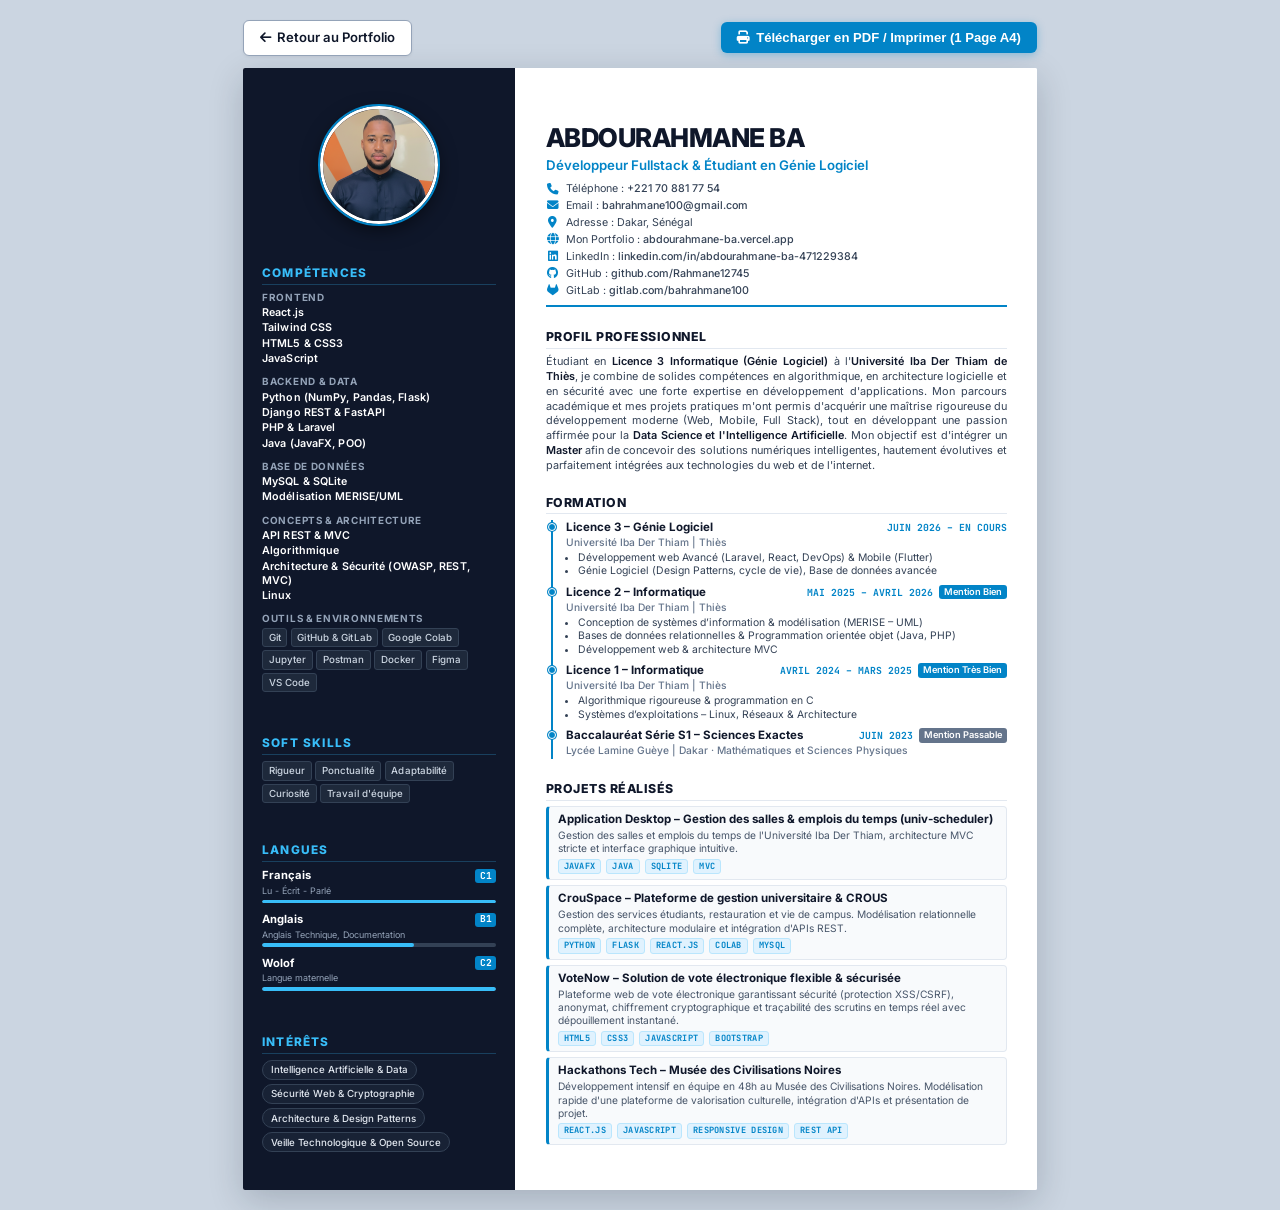
<file: rah1.html>
<!DOCTYPE html>
<html lang="fr">
<head>
  <meta charset="UTF-8">
  <meta name="viewport" content="width=device-width, initial-scale=1.0">
  <title>CV — Abdourahmane Ba | Développeur Fullstack & Génie Logiciel</title>
  <link rel="preconnect" href="https://fonts.googleapis.com">
  <link rel="preconnect" href="https://fonts.gstatic.com" crossorigin>
  <link href="https://fonts.googleapis.com/css2?family=Inter:wght@300;400;500;600;700;800&family=JetBrains+Mono:wght@400;500;600&display=swap" rel="stylesheet">
  <link rel="stylesheet" href="https://cdnjs.cloudflare.com/ajax/libs/font-awesome/6.4.0/css/all.min.css">
  <link rel="stylesheet" href="rah1.css">
</head>
<body>

  <!-- Barre d'actions rapides (Non visible à l'impression) -->
  <aside class="no-print action-bar">
    <a href="index.html" class="action-btn back-btn"><i class="fas fa-arrow-left"></i> Retour au Portfolio</a>
    <button onclick="window.print()" class="action-btn print-btn"><i class="fas fa-print"></i> Télécharger en PDF / Imprimer (1 Page A4)</button>
  </aside>

  <!-- FEUILLE STRICTE FORMAT A4 (1 PAGE EXACTE) -->
  <div class="cv-page">
    
    <!-- ==================== COLONNE GAUCHE (SIDEBAR SOMBRE) ==================== -->
    <aside class="cv-sidebar">
      
      <!-- Photo de profil -->
      <div class="sidebar-photo-container">
        <img src="Gemini_Generated_Image_crycsicrycsicryc.png" alt="Photo de profil d'Abdourahmane Ba" class="sidebar-photo">
      </div>

      <!-- SECTION COMPÉTENCES -->
      <section class="sidebar-section">
        <h3 class="sidebar-title">COMPÉTENCES</h3>
        
        <!-- Frontend -->
        <div class="skill-category">
          <h4 class="category-title">FRONTEND</h4>
          <ul class="skill-list">
            <li>React.js</li>
            <li>Tailwind CSS</li>
            <li>HTML5 &amp; CSS3</li>
            <li>JavaScript</li>
          </ul>
        </div>

        <!-- Backend & Data -->
        <div class="skill-category">
          <h4 class="category-title">BACKEND &amp; DATA</h4>
          <ul class="skill-list">
            <li>Python (NumPy, Pandas, Flask)</li>
            <li>Django REST &amp; FastAPI</li>
            <li>PHP &amp; Laravel</li>
            <li>Java (JavaFX, POO)</li>
          </ul>
        </div>

        <!-- Base de données -->
        <div class="skill-category">
          <h4 class="category-title">BASE DE DONNÉES</h4>
          <ul class="skill-list">
            <li>MySQL &amp; SQLite</li>
            <li>Modélisation MERISE/UML</li>
          </ul>
        </div>

        <!-- Concepts & Architecture -->
        <div class="skill-category">
          <h4 class="category-title">CONCEPTS &amp; ARCHITECTURE</h4>
          <ul class="skill-list">
            <li>API REST &amp; MVC</li>
            <li>Algorithmique</li>
            <li>Architecture &amp; Sécurité (OWASP, REST, MVC)</li>
            <li>Linux</li>
          </ul>
        </div>

        <!-- Outils & Environnements -->
        <div class="skill-category">
          <h4 class="category-title">OUTILS &amp; ENVIRONNEMENTS</h4>
          <div class="tags-cloud">
            <span class="tag-pill">Git</span>
            <span class="tag-pill">GitHub &amp; GitLab</span>
            <span class="tag-pill">Google Colab</span>
            <span class="tag-pill">Jupyter</span>
            <span class="tag-pill">Postman</span>
            <span class="tag-pill">Docker</span>
            <span class="tag-pill">Figma</span>
            <span class="tag-pill">VS Code</span>
          </div>
        </div>
      </section>

      <!-- SECTION SOFT SKILLS -->
      <section class="sidebar-section">
        <h3 class="sidebar-title">SOFT SKILLS</h3>
        <div class="tags-cloud">
          <span class="tag-pill">Rigueur</span>
          <span class="tag-pill">Ponctualité</span>
          <span class="tag-pill">Adaptabilité</span>
          <span class="tag-pill">Curiosité</span>
          <span class="tag-pill">Travail d'équipe</span>
        </div>
      </section>

      <!-- SECTION LANGUES -->
      <section class="sidebar-section">
        <h3 class="sidebar-title">LANGUES</h3>
        <div class="lang-block">
          <div class="lang-top">
            <span class="lang-name">Français</span>
            <span class="lang-badge">C1</span>
          </div>
          <span class="lang-sub">Lu - Écrit - Parlé</span>
          <div class="lang-bar"><div class="lang-fill" style="width: 100%;"></div></div>
        </div>

        <div class="lang-block">
          <div class="lang-top">
            <span class="lang-name">Anglais</span>
            <span class="lang-badge">B1</span>
          </div>
          <span class="lang-sub">Anglais Technique, Documentation</span>
          <div class="lang-bar"><div class="lang-fill" style="width: 65%;"></div></div>
        </div>

        <div class="lang-block">
          <div class="lang-top">
            <span class="lang-name">Wolof</span>
            <span class="lang-badge">C2</span>
          </div>
          <span class="lang-sub">Langue maternelle</span>
          <div class="lang-bar"><div class="lang-fill" style="width: 100%;"></div></div>
        </div>
      </section>

      <!-- SECTION INTÉRÊTS -->
      <section class="sidebar-section">
        <h3 class="sidebar-title">INTÉRÊTS</h3>
        <div class="tags-cloud-oval">
          <span class="tag-oval">Intelligence Artificielle &amp; Data</span>
          <span class="tag-oval">Sécurité Web &amp; Cryptographie</span>
          <span class="tag-oval">Architecture &amp; Design Patterns</span>
          <span class="tag-oval">Veille Technologique &amp; Open Source</span>
        </div>
      </section>

    </aside>

    <!-- ==================== COLONNE DROITE (CONTENU BLANC) ==================== -->
    <main class="cv-main">
      
      <!-- EN-TÊTE DU CV -->
      <header class="cv-header">
        <h1 class="header-name">ABDOURAHMANE BA</h1>
        <h2 class="header-title">Développeur Fullstack &amp; Étudiant en Génie Logiciel</h2>
        
        <div class="contact-list">
          <div class="contact-entry">
            <i class="fas fa-phone"></i>
            <span>Téléphone : <a href="tel:+221708817754">+221 70 881 77 54</a></span>
          </div>
          <div class="contact-entry">
            <i class="fas fa-envelope"></i>
            <span>Email : <a href="mailto:bahrahmane100@gmail.com">bahrahmane100@gmail.com</a></span>
          </div>
          <div class="contact-entry">
            <i class="fas fa-map-marker-alt"></i>
            <span>Adresse : Dakar, Sénégal</span>
          </div>
          <div class="contact-entry">
            <i class="fas fa-globe"></i>
            <span>Mon Portfolio : <a href="https://abdourahmane-ba.vercel.app" target="_blank" rel="noopener noreferrer">abdourahmane-ba.vercel.app</a></span>
          </div>
          <div class="contact-entry">
            <i class="fab fa-linkedin"></i>
            <span>LinkedIn : <a href="https://www.linkedin.com/in/abdourahmane-ba-471229384" target="_blank" rel="noopener noreferrer">linkedin.com/in/abdourahmane-ba-471229384</a></span>
          </div>
          <div class="contact-entry">
            <i class="fab fa-github"></i>
            <span>GitHub : <a href="https://github.com/Rahmane12745" target="_blank" rel="noopener noreferrer">github.com/Rahmane12745</a></span>
          </div>
          <div class="contact-entry">
            <i class="fab fa-gitlab"></i>
            <span>GitLab : <a href="https://gitlab.com/bahrahmane100" target="_blank" rel="noopener noreferrer">gitlab.com/bahrahmane100</a></span>
          </div>
        </div>
      </header>

      <!-- SECTION PROFIL PROFESSIONNEL -->
      <section class="main-section">
        <h3 class="main-section-title">PROFIL PROFESSIONNEL</h3>
        <p class="profil-text">
          Étudiant en <strong>Licence 3 Informatique (Génie Logiciel)</strong> à l'<strong>Université Iba Der Thiam de Thiès</strong>, je combine de solides compétences en algorithmique, en architecture logicielle et en sécurité avec une forte expertise en développement d'applications. Mon parcours académique et mes projets pratiques m'ont permis d'acquérir une maîtrise rigoureuse du développement moderne (Web, Mobile, Full Stack), tout en développant une passion affirmée pour la <strong>Data Science et l'Intelligence Artificielle</strong>. Mon objectif est d'intégrer un <strong>Master</strong> afin de concevoir des solutions numériques intelligentes, hautement évolutives et parfaitement intégrées aux technologies du web et de l'internet.
        </p>
      </section>

      <!-- SECTION FORMATION -->
      <section class="main-section">
        <h3 class="main-section-title">FORMATION</h3>
        <div class="timeline-tree">
          
          <!-- L3 -->
          <div class="tree-item">
            <div class="tree-bullet"></div>
            <div class="tree-header">
              <h4 class="tree-title">Licence 3 – Génie Logiciel</h4>
              <span class="tree-date">JUIN 2026 – EN COURS</span>
            </div>
            <span class="tree-school">Université Iba Der Thiam | Thiès</span>
            <ul class="tree-list">
              <li>Développement web Avancé (Laravel, React, DevOps) & Mobile (Flutter)</li>
              <li>Génie Logiciel (Design Patterns, cycle de vie), Base de données avancée</li>
            </ul>
          </div>

          <!-- L2 -->
          <div class="tree-item">
            <div class="tree-bullet"></div>
            <div class="tree-header">
              <h4 class="tree-title">Licence 2 – Informatique</h4>
              <div class="tree-right-info">
                <span class="tree-date">MAI 2025 – AVRIL 2026</span>
                <span class="badge-mention">Mention Bien</span>
              </div>
            </div>
            <span class="tree-school">Université Iba Der Thiam | Thiès</span>
            <ul class="tree-list">
              <li>Conception de systèmes d’information & modélisation (MERISE – UML)</li>
              <li>Bases de données relationnelles & Programmation orientée objet (Java, PHP)</li>
              <li>Développement web & architecture MVC</li>
            </ul>
          </div>

          <!-- L1 -->
          <div class="tree-item">
            <div class="tree-bullet"></div>
            <div class="tree-header">
              <h4 class="tree-title">Licence 1 – Informatique</h4>
              <div class="tree-right-info">
                <span class="tree-date">AVRIL 2024 – MARS 2025</span>
                <span class="badge-mention">Mention Très Bien</span>
              </div>
            </div>
            <span class="tree-school">Université Iba Der Thiam | Thiès</span>
            <ul class="tree-list">
              <li>Algorithmique rigoureuse & programmation en C</li>
              <li>Systèmes d’exploitations – Linux, Réseaux & Architecture</li>
            </ul>
          </div>

          <!-- BAC -->
          <div class="tree-item">
            <div class="tree-bullet"></div>
            <div class="tree-header">
              <h4 class="tree-title">Baccalauréat Série S1 – Sciences Exactes</h4>
              <div class="tree-right-info">
                <span class="tree-date">JUIN 2023</span>
                <span class="badge-mention badge-passable">Mention Passable</span>
              </div>
            </div>
            <span class="tree-school">Lycée Lamine Guèye | Dakar · Mathématiques et Sciences Physiques</span>
          </div>

        </div>
      </section>

      <!-- SECTION PROJETS RÉALISÉS -->
      <section class="main-section">
        <h3 class="main-section-title">PROJETS RÉALISÉS</h3>
        <div class="projects-list">
          
          <!-- Projet 1: univ-scheduler -->
          <div class="project-box">
            <h4 class="project-title">Application Desktop – Gestion des salles & emplois du temps (univ-scheduler)</h4>
            <p class="project-desc">
              Gestion des salles et emplois du temps de l'Université Iba Der Thiam, architecture MVC stricte et interface graphique intuitive.
            </p>
            <div class="project-tags">
              <span class="tech-tag">JAVAFX</span>
              <span class="tech-tag">JAVA</span>
              <span class="tech-tag">SQLITE</span>
              <span class="tech-tag">MVC</span>
            </div>
          </div>

          <!-- Projet 2: CrouSpace -->
          <div class="project-box">
            <h4 class="project-title">CrouSpace – Plateforme de gestion universitaire & CROUS</h4>
            <p class="project-desc">
              Gestion des services étudiants, restauration et vie de campus. Modélisation relationnelle complète, architecture modulaire et intégration d'APIs REST.
            </p>
            <div class="project-tags">
              <span class="tech-tag">PYTHON</span>
              <span class="tech-tag">FLASK</span>
              <span class="tech-tag">REACT.JS</span>
              <span class="tech-tag">COLAB</span>
              <span class="tech-tag">MYSQL</span>
            </div>
          </div>

          <!-- Projet 3: VoteNow -->
          <div class="project-box">
            <h4 class="project-title">VoteNow – Solution de vote électronique flexible &amp; sécurisée</h4>
            <p class="project-desc">
              Plateforme web de vote électronique garantissant sécurité (protection XSS/CSRF), anonymat, chiffrement cryptographique et traçabilité des scrutins en temps réel avec dépouillement instantané.
            </p>
            <div class="project-tags">
              <span class="tech-tag">HTML5</span>
              <span class="tech-tag">CSS3</span>
              <span class="tech-tag">JAVASCRIPT</span>
              <span class="tech-tag">BOOTSTRAP</span>
            </div>
          </div>

          <!-- Projet 4: Hackathon -->
          <div class="project-box">
            <h4 class="project-title">Hackathons Tech – Musée des Civilisations Noires</h4>
            <p class="project-desc">
              Développement intensif en équipe en 48h au Musée des Civilisations Noires. Modélisation rapide d'une plateforme de valorisation culturelle, intégration d'APIs et présentation de projet.
            </p>
            <div class="project-tags">
              <span class="tech-tag">REACT.JS</span>
              <span class="tech-tag">JAVASCRIPT</span>
              <span class="tech-tag">RESPONSIVE DESIGN</span>
              <span class="tech-tag">REST API</span>
            </div>
          </div>

        </div>
      </section>

    </main>

  </div>

  <script>
    // Déclenchement automatique du téléchargement PDF / impression si ?print=true
    if (window.location.search.includes('print=true') || window.location.search.includes('download=true')) {
      window.addEventListener('load', () => {
        setTimeout(() => {
          window.print();
        }, 300);
      });
    }
  </script>
</body>
</html>
</file>
<file: rah1.css>
/* ==========================================================
   CV PROFESSIONNEL A4 EXACT (1 PAGE) — ABDOURAHMANE BA
   Design 100% calqué sur le template de référence (Amacodou)
   Palette : Bleu & Blanc (#0f172a, #0284c7, #38bdf8, #ffffff)
   ========================================================== */

* {
  margin: 0;
  padding: 0;
  box-sizing: border-box;
}

@page {
  size: A4 portrait;
  margin: 0;
}

body {
  font-family: 'Inter', -apple-system, BlinkMacSystemFont, 'Segoe UI', Roboto, sans-serif;
  background-color: #cbd5e1;
  color: #1e293b;
  line-height: 1.35;
  padding: 20px 10px;
  -webkit-font-smoothing: antialiased;
}

/* ===== BARRE D'ACTIONS RAPIDES (Non imprimable) ===== */
.action-bar {
  width: 210mm;
  max-width: 100%;
  margin: 0 auto 12px auto;
  display: flex;
  justify-content: space-between;
  align-items: center;
  gap: 10px;
}

.action-btn {
  display: inline-flex;
  align-items: center;
  gap: 6px;
  padding: 8px 16px;
  font-size: 0.82rem;
  font-weight: 600;
  border-radius: 6px;
  text-decoration: none;
  cursor: pointer;
  transition: all 0.2s ease;
  border: none;
}

.back-btn {
  background: #ffffff;
  color: #0f172a;
  border: 1px solid #94a3b8;
  box-shadow: 0 1px 3px rgba(0,0,0,0.06);
}

.back-btn:hover {
  background: #f8fafc;
  color: #0284c7;
  border-color: #0284c7;
}

.print-btn {
  background: #0284c7;
  color: #ffffff;
  box-shadow: 0 2px 8px rgba(2, 132, 199, 0.35);
}

.print-btn:hover {
  background: #0369a1;
}

/* ===== CONTENEUR PRINCIPAL DU CV (STRICT FORMAT A4) ===== */
.cv-page {
  width: 210mm;
  height: 297mm;
  min-height: 297mm;
  max-height: 297mm;
  margin: 0 auto;
  background: #ffffff;
  border-radius: 2px;
  overflow: hidden;
  box-shadow: 0 10px 35px rgba(15, 23, 42, 0.2);
  display: flex;
  box-sizing: border-box;
}

/* ==========================================================
   COLONNE GAUCHE : SIDEBAR SOMBRE (72mm)
   ========================================================== */
.cv-sidebar {
  width: 72mm;
  height: 297mm;
  background: #0f172a;
  color: #ffffff;
  padding: 10mm 5mm 10mm 5mm;
  display: flex;
  flex-direction: column;
  justify-content: space-between;
  flex-shrink: 0;
  box-sizing: border-box;
}

/* Photo de profil */
.sidebar-photo-container {
  display: flex;
  justify-content: center;
  margin-bottom: 2px;
}

.sidebar-photo {
  width: 118px;
  height: 118px;
  object-fit: cover;
  border-radius: 50%;
  border: 3.5px solid #ffffff;
  outline: 2.5px solid #0284c7;
  box-shadow: 0 6px 18px rgba(0, 0, 0, 0.5);
}

/* Titres de sections Sidebar */
.sidebar-section {
  display: flex;
  flex-direction: column;
  gap: 5px;
}

.sidebar-title {
  font-size: 0.74rem;
  font-weight: 800;
  letter-spacing: 1.2px;
  color: #38bdf8;
  text-transform: uppercase;
  border-bottom: 1px solid rgba(56, 189, 248, 0.25);
  padding-bottom: 2px;
  margin-bottom: 1px;
}

/* Catégories de compétences (Affichage vertical liste textuelle) */
.skill-category {
  display: flex;
  flex-direction: column;
  margin-bottom: 4px;
}

.category-title {
  font-size: 0.62rem;
  font-weight: 700;
  color: #94a3b8;
  letter-spacing: 0.7px;
  text-transform: uppercase;
  margin-bottom: 2px;
}

.skill-list {
  list-style: none;
  padding: 0;
  margin: 0;
  display: flex;
  flex-direction: column;
  gap: 1.2px;
}

.skill-list li {
  font-size: 0.67rem;
  font-weight: 600;
  color: #ffffff;
  line-height: 1.32;
  letter-spacing: 0.1px;
}

/* Outils & Soft Skills tags */
.tags-cloud {
  display: flex;
  flex-wrap: wrap;
  gap: 3.5px;
}

.tag-pill {
  background: #1e293b;
  border: 1px solid #334155;
  color: #cbd5e1;
  font-size: 0.61rem;
  font-weight: 500;
  padding: 2px 5.5px;
  border-radius: 3px;
  letter-spacing: 0.1px;
}

/* Langues avec jauges */
.lang-block {
  display: flex;
  flex-direction: column;
  gap: 1.5px;
  margin-bottom: 4px;
}

.lang-top {
  display: flex;
  justify-content: space-between;
  align-items: center;
}

.lang-name {
  font-size: 0.70rem;
  font-weight: 700;
  color: #ffffff;
}

.lang-badge {
  background: #0284c7;
  color: #ffffff;
  font-size: 0.60rem;
  font-weight: 700;
  padding: 0.5px 4.5px;
  border-radius: 3px;
  font-family: 'JetBrains Mono', monospace;
}

.lang-sub {
  font-size: 0.56rem;
  color: #94a3b8;
}

.lang-bar {
  width: 100%;
  height: 3.5px;
  background: #334155;
  border-radius: 2px;
  overflow: hidden;
  margin-top: 1px;
}

.lang-fill {
  height: 100%;
  background: #38bdf8;
  border-radius: 2px;
}

/* Intérêts ovales */
.tags-cloud-oval {
  display: flex;
  flex-wrap: wrap;
  gap: 4px;
}

.tag-oval {
  background: rgba(30, 41, 59, 0.65);
  border: 1px solid #334155;
  color: #e2e8f0;
  font-size: 0.61rem;
  font-weight: 500;
  padding: 2.5px 8px;
  border-radius: 20px;
}

/* ==========================================================
   COLONNE DROITE : CONTENU BLANC (138mm)
   ========================================================== */
.cv-main {
  width: 138mm;
  height: 297mm;
  background: #ffffff;
  padding: 14mm 8mm 12mm 8mm;
  display: flex;
  flex-direction: column;
  justify-content: space-between;
  box-sizing: border-box;
}

/* Header Profil */
.cv-header {
  border-bottom: 2px solid #0284c7;
  padding-bottom: 7px;
}

.header-name {
  font-size: 1.62rem;
  font-weight: 800;
  color: #0f172a;
  letter-spacing: -0.5px;
  margin-bottom: 1.5px;
}

.header-title {
  font-size: 0.83rem;
  font-weight: 600;
  color: #0284c7;
  margin-bottom: 7px;
}

.contact-list {
  display: flex;
  flex-direction: column;
  gap: 2.5px;
}

.contact-entry {
  display: flex;
  align-items: center;
  gap: 6px;
  font-size: 0.67rem;
  color: #334155;
  white-space: nowrap;
}

.contact-entry i {
  color: #0284c7;
  font-size: 0.72rem;
  width: 14px;
  text-align: center;
  flex-shrink: 0;
}

.contact-entry a {
  color: #334155;
  text-decoration: none;
  font-weight: 500;
}

.contact-entry a:hover {
  color: #0284c7;
  text-decoration: underline;
}

/* Titres de sections Principales */
.main-section {
  display: flex;
  flex-direction: column;
  gap: 4.5px;
}

.main-section-title {
  font-size: 0.77rem;
  font-weight: 800;
  color: #0f172a;
  letter-spacing: 0.5px;
  text-transform: uppercase;
  border-bottom: 1px solid #e2e8f0;
  padding-bottom: 2px;
  margin-bottom: 1px;
}

.profil-text {
  font-size: 0.68rem;
  line-height: 1.36;
  color: #334155;
  text-align: justify;
}

.profil-text strong {
  color: #0f172a;
  font-weight: 600;
}

/* Arbre de Formation (Timeline) */
.timeline-tree {
  border-left: 2px solid #0284c7;
  margin-left: 5px;
  padding-left: 13px;
  display: flex;
  flex-direction: column;
  gap: 6.5px;
}

.tree-item {
  position: relative;
}

.tree-bullet {
  position: absolute;
  left: -18px;
  top: 3px;
  width: 8.5px;
  height: 8.5px;
  border-radius: 50%;
  background: #0284c7;
  border: 1.5px solid #ffffff;
  box-shadow: 0 0 0 1px #0284c7;
}

.tree-header {
  display: flex;
  justify-content: space-between;
  align-items: baseline;
  gap: 6px;
}

.tree-title {
  font-size: 0.72rem;
  font-weight: 700;
  color: #0f172a;
}

.tree-right-info {
  display: flex;
  align-items: center;
  gap: 6px;
}

.tree-date {
  font-size: 0.61rem;
  font-weight: 700;
  color: #0284c7;
  font-family: 'JetBrains Mono', monospace;
  text-transform: uppercase;
}

.badge-mention {
  background: #0284c7;
  color: #ffffff;
  font-size: 0.58rem;
  font-weight: 600;
  padding: 1px 5px;
  border-radius: 3px;
}

.badge-mention.badge-passable {
  background: #64748b;
}

.tree-school {
  font-size: 0.64rem;
  color: #64748b;
  font-weight: 500;
  display: block;
  margin: 0.5px 0 1.5px 0;
}

.tree-list {
  margin: 0;
  padding-left: 12px;
  font-size: 0.65rem;
  color: #334155;
  line-height: 1.3;
}

/* Liste des Projets & Réalisations */
.projects-list {
  display: flex;
  flex-direction: column;
  gap: 5px;
}

.project-box {
  background: #f8fafc;
  border: 1px solid #e2e8f0;
  border-left: 3px solid #0284c7;
  border-radius: 4px;
  padding: 5px 9px;
}

.project-title {
  font-size: 0.72rem;
  font-weight: 700;
  color: #0f172a;
  margin-bottom: 1.5px;
}

.project-desc {
  font-size: 0.64rem;
  color: #475569;
  line-height: 1.3;
  margin-bottom: 3px;
}

.project-tags {
  display: flex;
  flex-wrap: wrap;
  gap: 5px;
  margin-top: 3px;
}

.tech-tag {
  background: #e0f2fe;
  color: #0284c7;
  border: 1px solid #bae6fd;
  font-size: 0.54rem;
  font-weight: 700;
  font-family: 'JetBrains Mono', monospace;
  padding: 1px 5px;
  border-radius: 3px;
  letter-spacing: 0.3px;
  display: inline-flex;
  align-items: center;
}

/* ==========================================================
   STYLES D'IMPRESSION & EXPORT PDF (@media print)
   Garantit 1 PAGE EXACTE SANS AUCUN DÉPHASAGE
   ========================================================== */
@media print {
  html, body {
    width: 210mm !important;
    height: 297mm !important;
    margin: 0 !important;
    padding: 0 !important;
    background: #ffffff !important;
  }
  .no-print {
    display: none !important;
  }
  .cv-page {
    width: 210mm !important;
    height: 297mm !important;
    min-height: 297mm !important;
    max-height: 297mm !important;
    box-shadow: none !important;
    border-radius: 0 !important;
    margin: 0 !important;
    padding: 0 !important;
    display: flex !important;
    overflow: hidden !important;
    page-break-after: avoid !important;
    page-break-inside: avoid !important;
  }
  .cv-sidebar {
    width: 72mm !important;
    height: 297mm !important;
    min-height: 297mm !important;
    box-sizing: border-box !important;
    -webkit-print-color-adjust: exact !important;
    print-color-adjust: exact !important;
  }
  .cv-main {
    width: 138mm !important;
    height: 297mm !important;
    min-height: 297mm !important;
    box-sizing: border-box !important;
    -webkit-print-color-adjust: exact !important;
    print-color-adjust: exact !important;
  }
  .project-box, .tech-tag, .tag-pill, .tag-oval, .badge-mention, .lang-badge, .lang-fill, .dot.filled {
    -webkit-print-color-adjust: exact !important;
    print-color-adjust: exact !important;
  }
}

/* ==========================================================
   RESPONSIVE SMARTPHONE & TABLETTE (@media screen)
   ========================================================== */
@media screen and (max-width: 800px) {
  body {
    padding: 10px;
    height: auto;
  }
  .cv-page {
    width: 100%;
    height: auto;
    max-height: none;
    flex-direction: column;
    box-shadow: 0 4px 16px rgba(0, 0, 0, 0.1);
  }
  .cv-sidebar, .cv-main {
    width: 100%;
    height: auto;
  }
}
</file>
